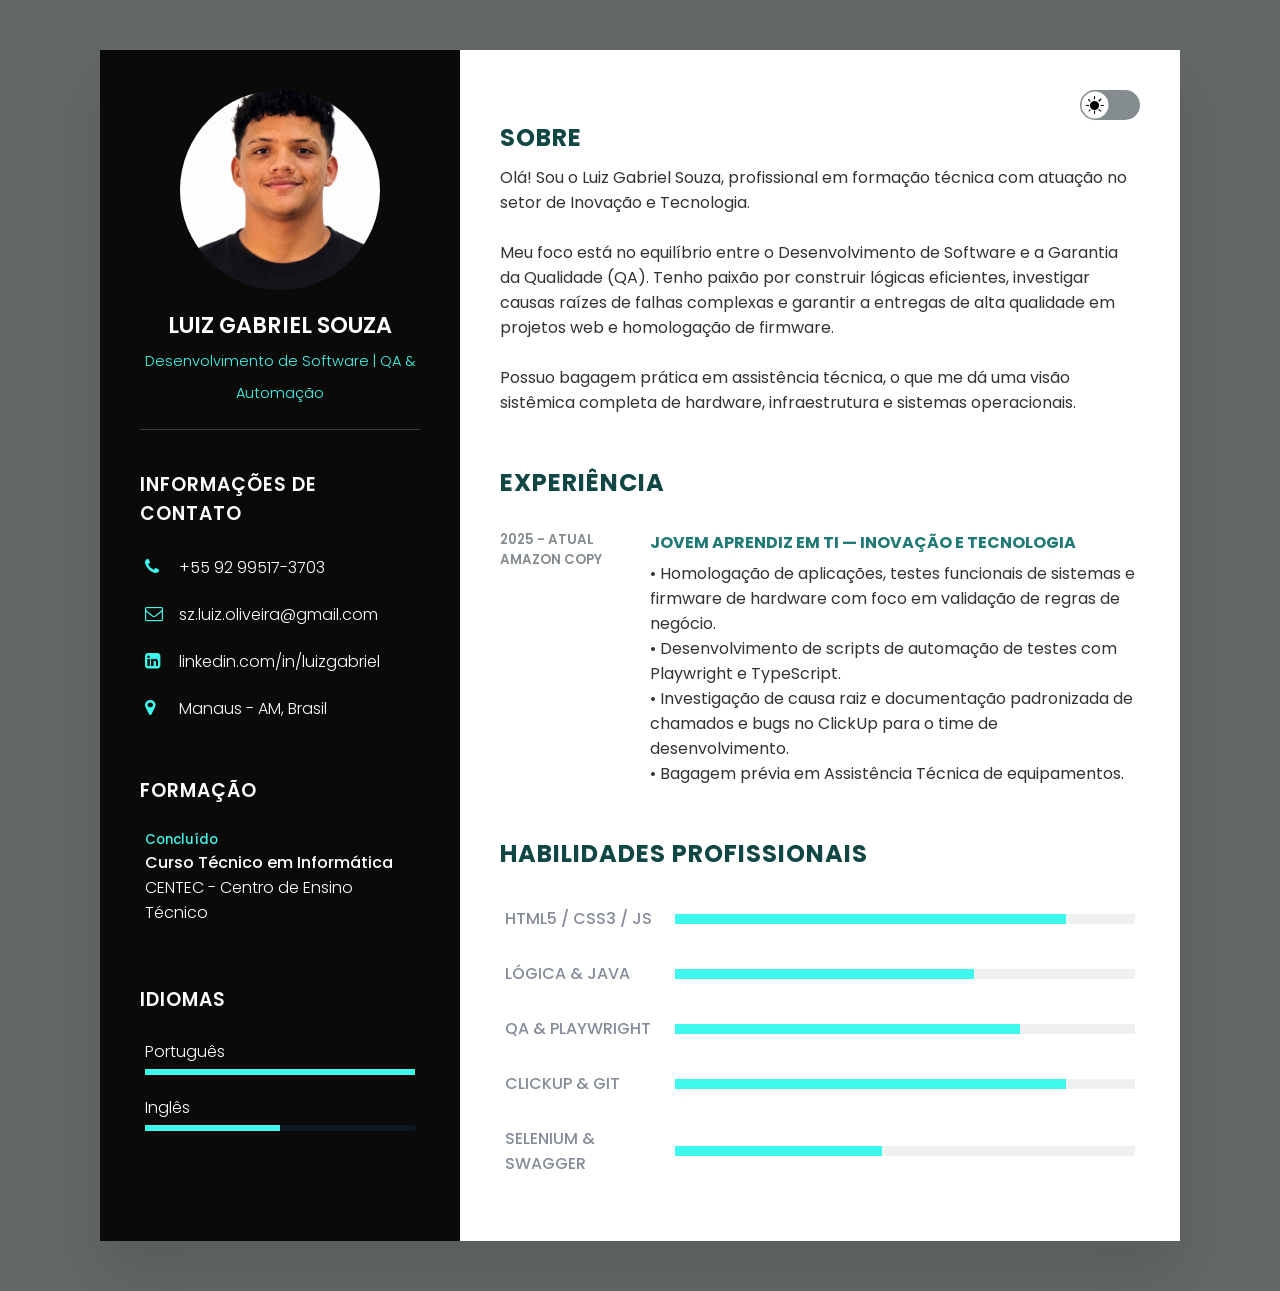
<file: curriculoInterativo/index.html>
<!DOCTYPE html>
<html lang="pt-BR">
<head>
    <meta charset="UTF-8">
    <meta name="viewport" content="width=device-width, initial-scale=1.0">
    <title>Currículo - Luiz Gabriel Souza</title>
    <link rel="stylesheet" href="https://cdnjs.cloudflare.com/ajax/libs/font-awesome/4.7.0/css/font-awesome.css" integrity="sha512-5A8nwdMOWrSz20fDsjczgUidUBR8liPYU+WymTZP1lmY9G6Oc7HlZv156XqnsgNUzTyMefFTcsFH/tnJE/+xBg==" crossorigin="anonymous" referrerpolicy="no-referrer" />
    <link rel="stylesheet" type="text/css" href="style.css">
    <link rel="stylesheet" href="https://cdn.jsdelivr.net/npm/bootstrap-icons@1.11.3/font/bootstrap-icons.min.css">
</head>
<body>
    <div class="container">
        <!-- COLUNA ESQUERDA -->
        <div class="left_side">
            <div class="profile_text">
                <div class="img_bx">
                    <img src="img/profile.jpg" alt="Foto de Perfil">
                </div>
                <h2>Luiz Gabriel Souza<br><span>Desenvolvimento de Software | QA & Automação</span></h2>
            </div>

            <div class="contact_info">
                <h3 class="title">Informações de Contato</h3>
                <ul>
                    <li>
                        <span class="icon"><i class="fa fa-phone" aria-hidden="true"></i></span>
                        <span class="text">+55 92 99517-3703</span>
                    </li>
                    <li>
    <span class="icon"><i class="fa fa-envelope-o" aria-hidden="true"></i></span>
    <a href="mailto:sz.luiz.oliveira@gmail.com" style="text-decoration: none;">
        <span class="text">sz.luiz.oliveira@gmail.com</span>
    </a>
</li>
                    <li>
                        <span class="icon"><i class="fa fa-linkedin-square" aria-hidden="true"></i></span>
                        <a href="https://www.linkedin.com/in/luiz-gabriel-souza/?lipi=urn%3Ali%3Apage%3Ap_mwlite_feed%3B6ENjsHZ0S4ChI1nBeE%2F96g%3D%3D" target="_blank"><span class="text">linkedin.com/in/luizgabriel</span></a>
                    </li>
                    <li>
                        <span class="icon"><i class="fa fa-map-marker" aria-hidden="true"></i></span>
                        <span class="text">Manaus - AM, Brasil</span>
                    </li>
                </ul>
            </div>

            <div class="contact_info education">
                <h3 class="title">Formação</h3>
                <ul>
                    <li>
                        <h5>Concluído</h5>
                        <h4>Curso Técnico em Informática</h4>
                        <h4>CENTEC - Centro de Ensino Técnico</h4>
                    </li>
                </ul>
            </div>

            <div class="contact_info language">
                <h3 class="title">Idiomas</h3>
                <ul>
                    <li>
                        <span class="text">Português</span>
                        <span class="percent">
                            <div style="width: 100%;"></div>
                        </span>
                    </li>
                    <li>
                        <span class="text">Inglês </span>
                        <span class="percent">
                            <div style="width: 50%;"></div>
                        </span>
                    </li>
                </ul>
            </div>
        </div>

        <!-- COLUNA DIREITA -->
        <div class="right_side">
            <div class="light-dark-mode">
                <div class="trilho" id="trilho">
                    <div class="indicador">
                        <i class="bi bi-brightness-high-fill" id="icone"></i>
                    </div>
                </div>
            </div>

            <div class="about">
                <h2 class="title2">Sobre</h2>
                <p>
                    Olá! Sou o Luiz Gabriel Souza, profissional em formação técnica com atuação no setor de Inovação e Tecnologia. 
                    <br><br>
                    Meu foco está no equilíbrio entre o Desenvolvimento de Software e a Garantia da Qualidade (QA). Tenho paixão por construir lógicas eficientes, investigar causas raízes de falhas complexas e garantir a entregas de alta qualidade em projetos web e homologação de firmware.
                    <br><br>
                    Possuo bagagem prática em assistência técnica, o que me dá uma visão sistêmica completa de hardware, infraestrutura e sistemas operacionais.
                </p>
            </div>

            <div class="about">
                <h2 class="title2">Experiência</h2>
                <div class="box">
                    <div class="year_company">
                        <h5>2025 - Atual</h5>
                        <h5>Amazon Copy</h5>
                    </div>
                    <div class="text">
                        <h4>Jovem Aprendiz em TI — Inovação e Tecnologia</h4>
                        <p>
                            • Homologação de aplicações, testes funcionais de sistemas e firmware de hardware com foco em validação de regras de negócio.<br>
                            • Desenvolvimento de scripts de automação de testes com Playwright e TypeScript.<br>
                            • Investigação de causa raiz e documentação padronizada de chamados e bugs no ClickUp para o time de desenvolvimento.<br>
                            • Bagagem prévia em Assistência Técnica de equipamentos.
                        </p>
                    </div>
                </div>
            </div>

            <div class="about skills">
                <h2 class="title2">Habilidades Profissionais</h2>
                <div class="box">
                    <h4>HTML5 / CSS3 / JS</h4>
                    <div class="percent">
                        <div style="width: 85%;"></div>
                    </div>
                </div>
                <div class="box">
                    <h4>Lógica & Java</h4>
                    <div class="percent">
                        <div style="width: 65%;"></div>
                    </div>
                </div>
                <div class="box">
                    <h4>QA & Playwright</h4>
                    <div class="percent">
                        <div style="width: 75%;"></div>
                    </div>
                </div>
                <div class="box">
                    <h4>ClickUp & Git</h4>
                    <div class="percent">
                        <div style="width: 85%;"></div>
                    </div>
                    </div>
                    <div class="box">
                    <h4>Selenium & Swagger</h4>
                    <div class="percent">
                        <div style="width: 45%;"></div>
                    </div>
                </div>
            </div>
        </div>
    

    <script src="script.js"></script>
</body>
</html>
</file>
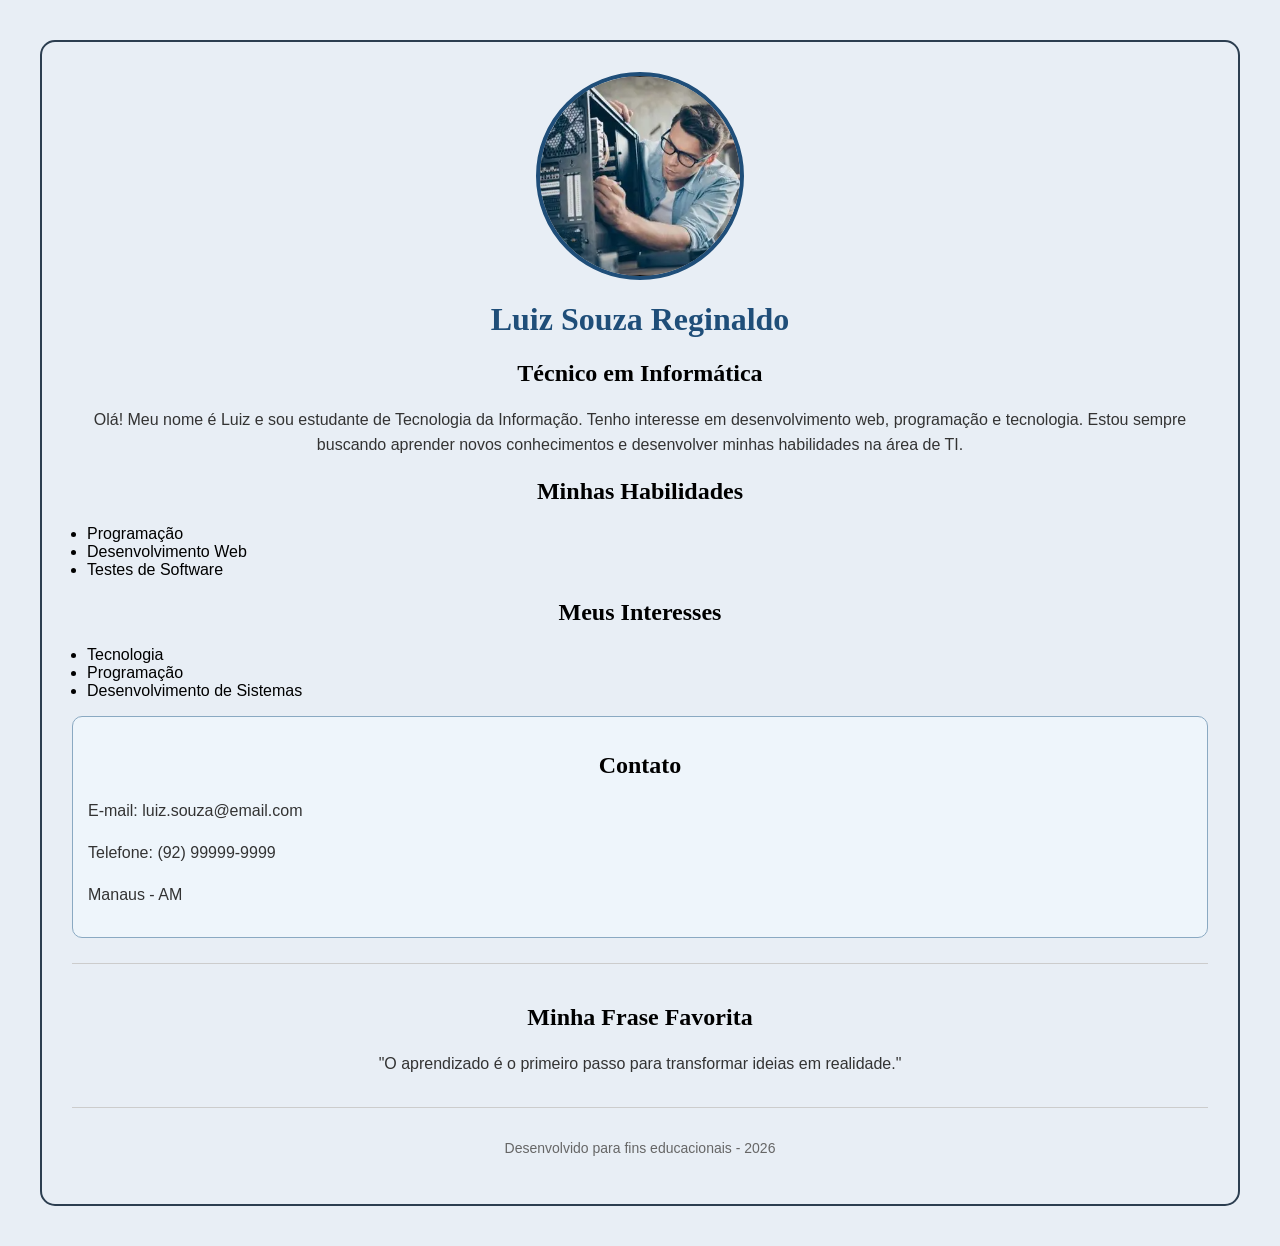
<file: TestandoCSS/projeto-cartao/index.html>
<!--Luiz Gabriel/Homar Bezerra/TINI/02-->


<!DOCTYPE html>
<html lang="pt-BR">

<head>
    <meta charset="UTF-8">

    <meta name="viewport" content="width=device-width, initial-scale=1.0">

    <title>Cartão de Apresentação</title>

    <!-- CSS EXTERNO -->
    <link rel="stylesheet" href="style.css">

    <!-- CSS INTERNO -->
    <style>
        /* Regra CSS interna para destacar a apresentação */
        .apresentacao {
            text-align: center;
        }
    </style>
</head>

<body>

    <div class="card">

        <header>

            <img src="img/tei.png" width="300" alt="Foto de apresentação pessoal">

            <h1 class="nome">Luiz Souza Reginaldo</h1>

            <h2>Técnico em Informática</h2>

            <p class="apresentacao">
                Olá! Meu nome é Luiz e sou estudante de Tecnologia da Informação.
                Tenho interesse em desenvolvimento web, programação e tecnologia.
                Estou sempre buscando aprender novos conhecimentos e desenvolver
                minhas habilidades na área de TI.
            </p>

        </header>


        <main>

            <section>

                <h2>Minhas Habilidades</h2>

                <ul>

                    <li>Programação</li>

                    <li>Desenvolvimento Web</li>

                    <li>Testes de Software</li>

                </ul>

            </section>


            <section>

                <h2>Meus Interesses</h2>

                <ul>

                    <li>Tecnologia</li>

                    <li>Programação</li>

                    <li>Desenvolvimento de Sistemas</li>

                </ul>

            </section>


            <section id="contato">

                <h2>Contato</h2>

                <p>E-mail: luiz.souza@email.com</p>

                <p>Telefone: (92) 99999-9999</p>

                <p>Manaus - AM</p>

            </section>


            <section>

                <h2>Minha Frase Favorita</h2>

                <p style="text-align: center;">
                    "O aprendizado é o primeiro passo para transformar ideias em realidade."
                </p>

            </section>

        </main>


        <footer>

            <p>
                Desenvolvido para fins educacionais - 2026
            </p>

        </footer>

    </div>

</body>

</html>
</file>
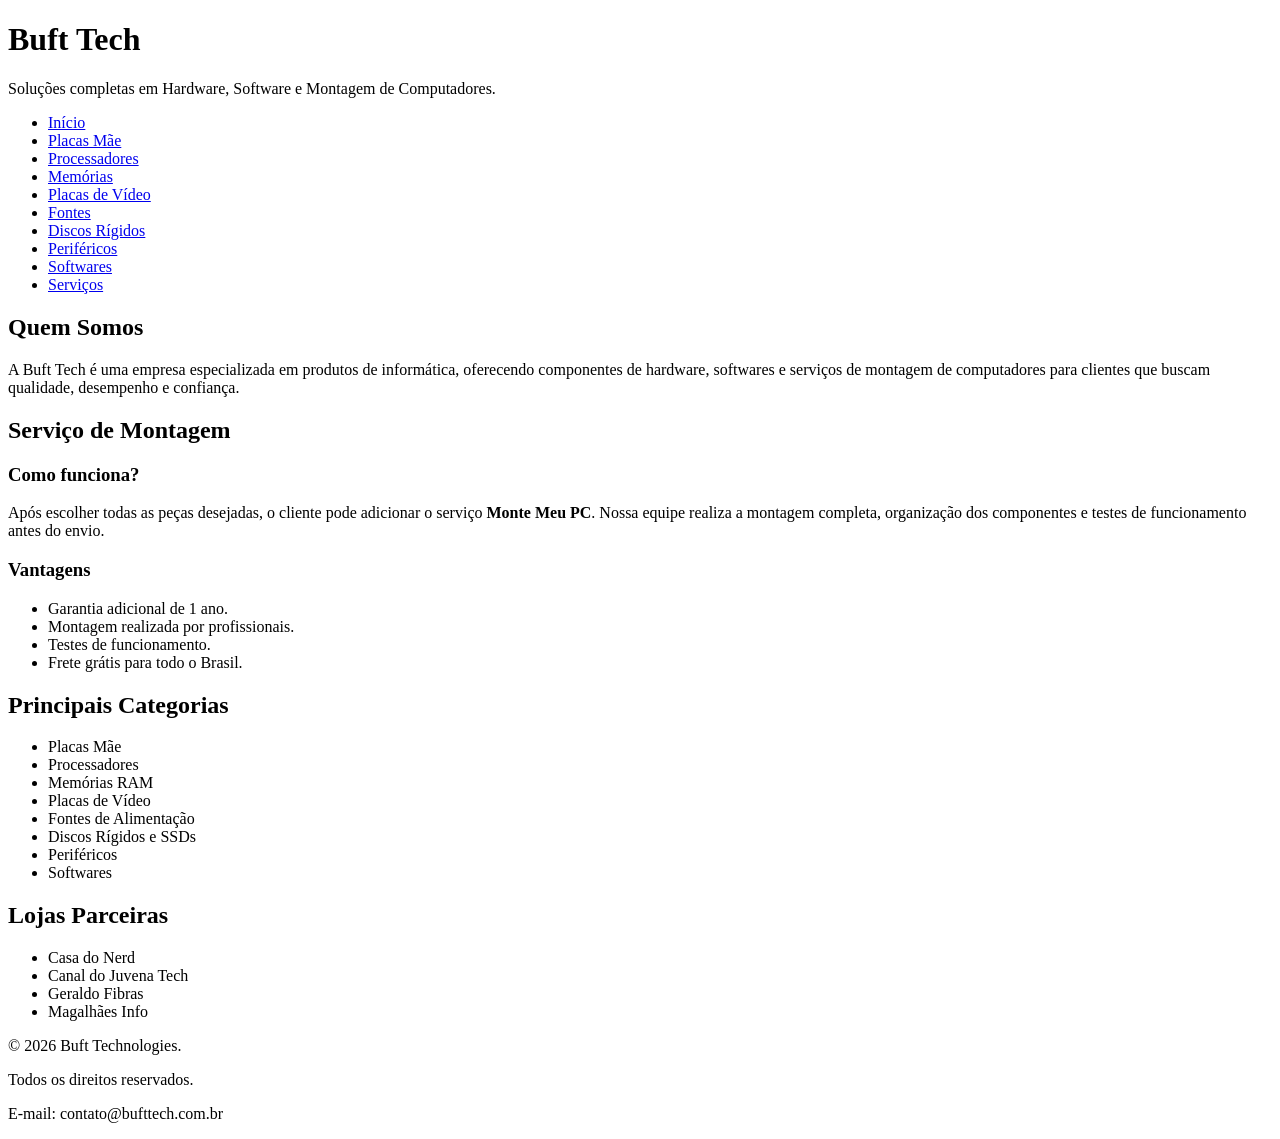
<file: buftTechnoligcs/buftTech.html>
<!DOCTYPE html>
<html lang="pt-BR">

<head>
    <!-- Configurações da página -->
    <meta charset="UTF-8">
    <meta name="viewport" content="width=device-width, initial-scale=1.0">

    <title>Buft Tech</title>
</head>

<body>

    <!-- Cabeçalho -->
    <header>

        <h1>Buft Tech</h1>

        <p>
            Soluções completas em Hardware, Software e Montagem de Computadores.
        </p>

    </header>

    <!-- Menu de Navegação -->
    <nav>

        <ul>
            <li><a href="#">Início</a></li>
            <li><a href="#">Placas Mãe</a></li>
            <li><a href="#">Processadores</a></li>
            <li><a href="#">Memórias</a></li>
            <li><a href="#">Placas de Vídeo</a></li>
            <li><a href="#">Fontes</a></li>
            <li><a href="#">Discos Rígidos</a></li>
            <li><a href="#">Periféricos</a></li>
            <li><a href="#">Softwares</a></li>
            <li><a href="#">Serviços</a></li>
        </ul>

    </nav>

    <!-- Conteúdo Principal -->
    <main>

        <!-- Apresentação da Empresa -->
        <section>

            <h2>Quem Somos</h2>

            <p>
                A Buft Tech é uma empresa especializada em produtos de informática,
                oferecendo componentes de hardware, softwares e serviços de montagem
                de computadores para clientes que buscam qualidade, desempenho e
                confiança.
            </p>

        </section>

        <!-- Serviços -->
        <section>

            <h2>Serviço de Montagem</h2>

            <article>

                <h3>Como funciona?</h3>

                <p>
                    Após escolher todas as peças desejadas, o cliente pode adicionar
                    o serviço <strong>Monte Meu PC</strong>. Nossa equipe realiza a
                    montagem completa, organização dos componentes e testes de
                    funcionamento antes do envio.
                </p>

            </article>

            <article>

                <h3>Vantagens</h3>

                <ul>
                    <li>Garantia adicional de 1 ano.</li>
                    <li>Montagem realizada por profissionais.</li>
                    <li>Testes de funcionamento.</li>
                    <li>Frete grátis para todo o Brasil.</li>
                </ul>

            </article>

        </section>

        <!-- Produtos -->
        <section>

            <h2>Principais Categorias</h2>

            <ul>
                <li>Placas Mãe</li>
                <li>Processadores</li>
                <li>Memórias RAM</li>
                <li>Placas de Vídeo</li>
                <li>Fontes de Alimentação</li>
                <li>Discos Rígidos e SSDs</li>
                <li>Periféricos</li>
                <li>Softwares</li>
            </ul>

        </section>

    </main>

    <!-- Informações Complementares -->
    <aside>

        <h2>Lojas Parceiras</h2>

        <ul>
            <li>Casa do Nerd</li>
            <li>Canal do Juvena Tech</li>
            <li>Geraldo Fibras</li>
            <li>Magalhães Info</li>
        </ul>

    </aside>

    <!-- Rodapé -->
    <footer>

        <p>&copy; 2026 Buft Technologies.</p>

        <p>Todos os direitos reservados.</p>

        <p>E-mail: contato@bufttech.com.br</p>

    </footer>

</body>

</html>
</file>
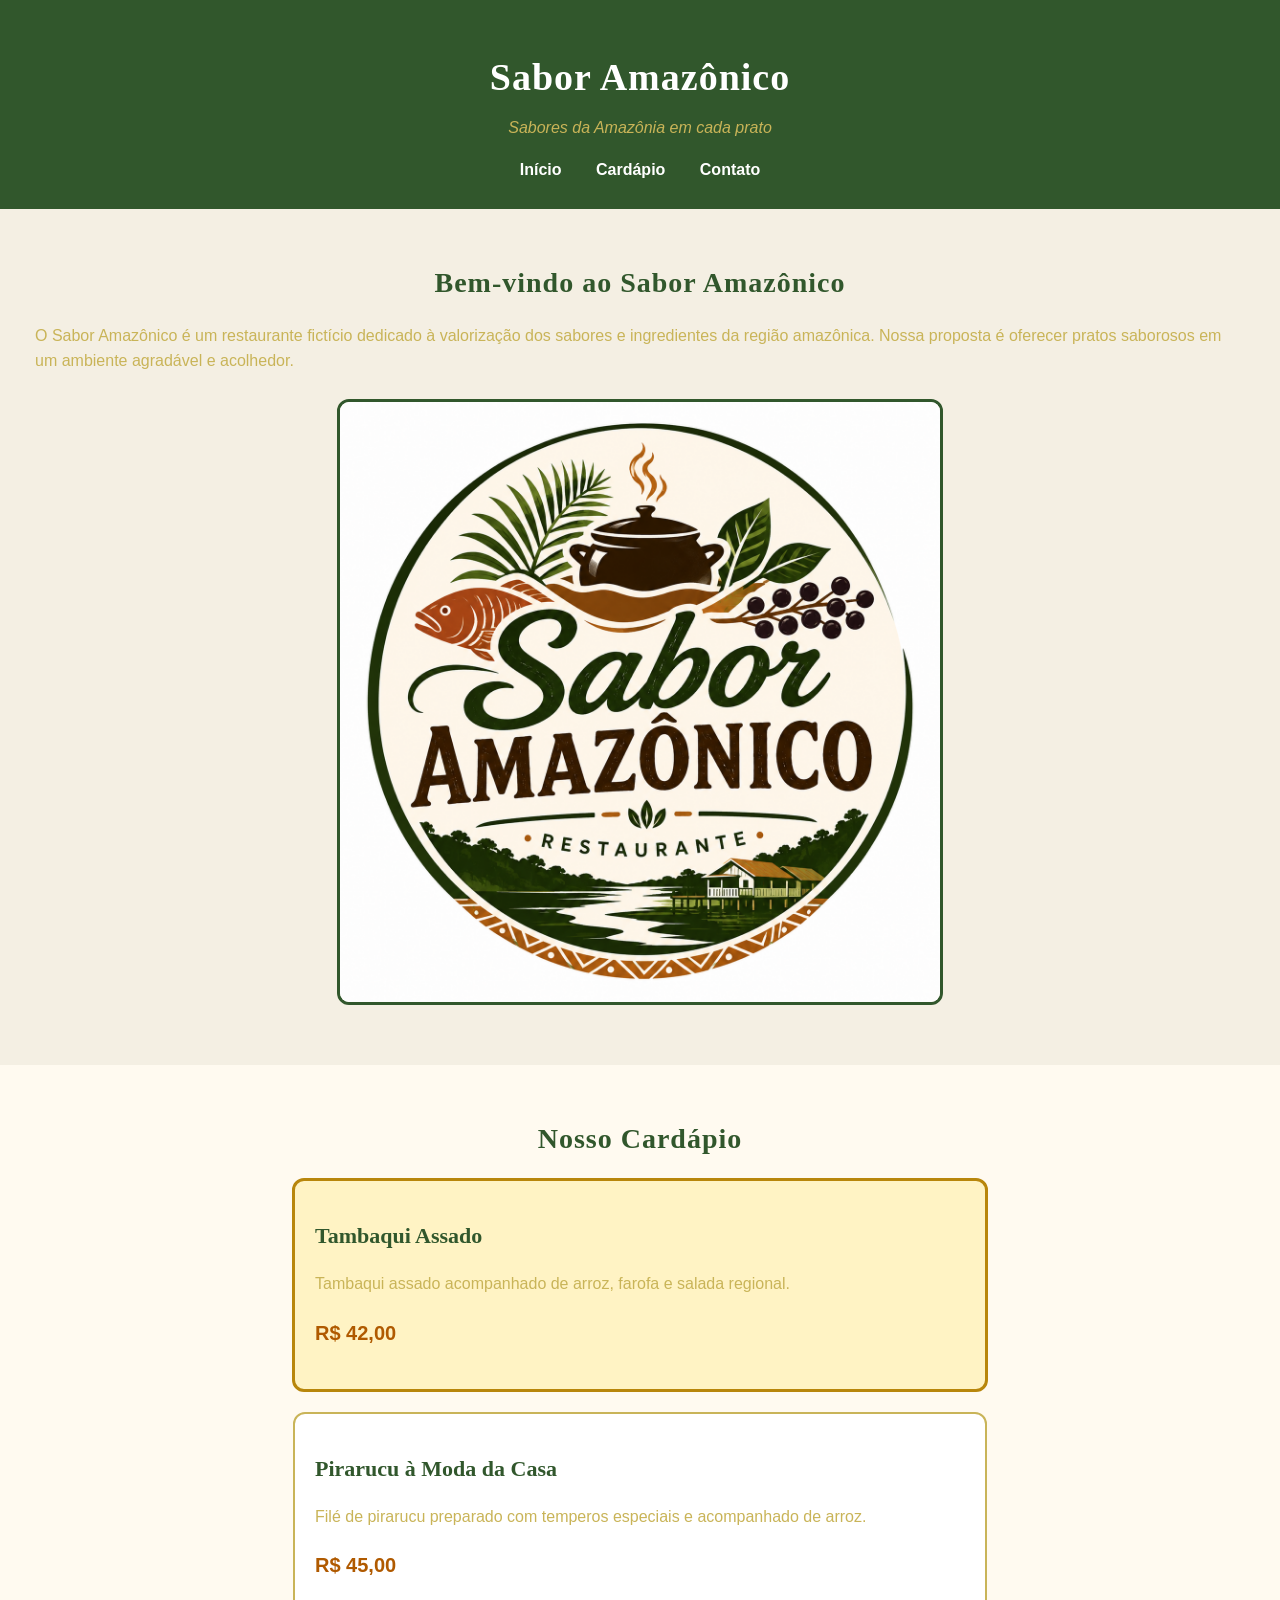
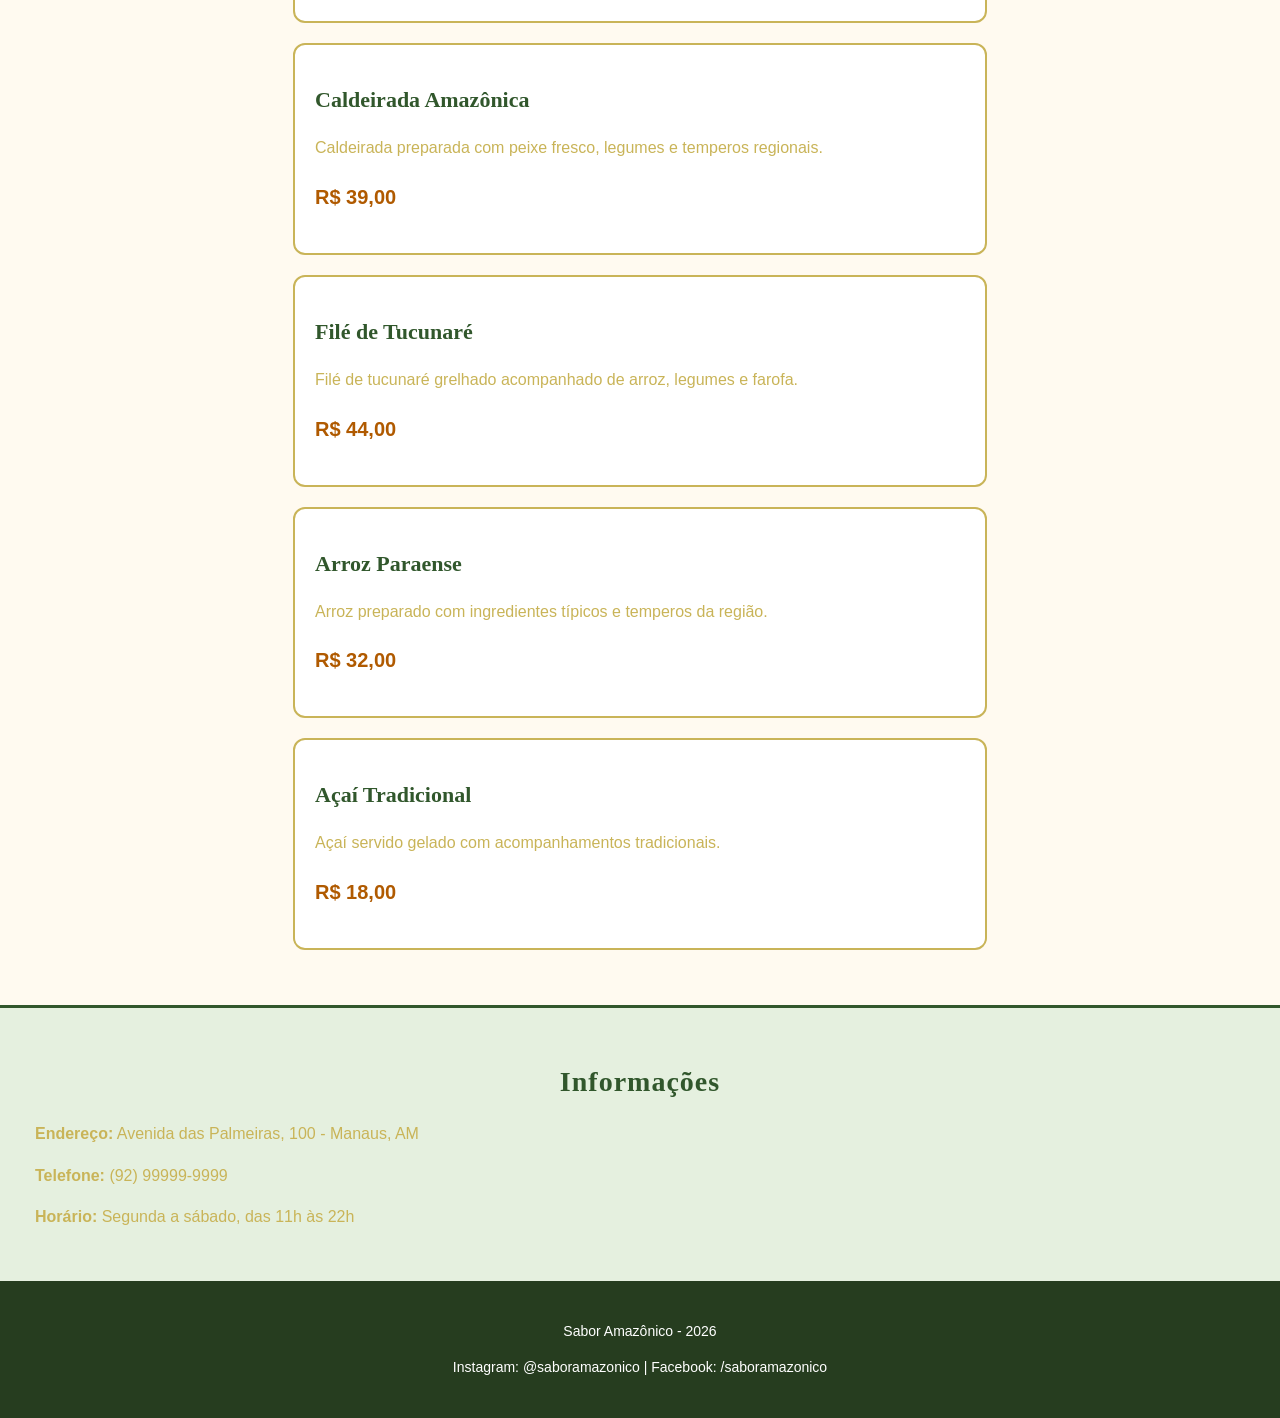
<file: TestandoCSS/projeto-restaurante/restaurante.html>
<!DOCTYPE html>
<html lang="pt-BR">

<head>

    <meta charset="UTF-8">

    <meta name="viewport" content="width=device-width, initial-scale=1.0">

    <title>Sabor Amazônico | Restaurante</title>

    <!-- CSS EXTERNO -->
    <link rel="stylesheet" href="style.css">

    <!-- CSS INTERNO -->
    <style>

        /* Regra interna para destacar o slogan */
        .slogan {
            text-align: center;
            font-style: italic;
        }

    </style>

</head>

<body>

    <!-- CABEÇALHO -->
    <header>

        <h1>Sabor Amazônico</h1>

        <p class="slogan">
            Sabores da Amazônia em cada prato
        </p>


        <!-- MENU DE NAVEGAÇÃO -->
        <nav class="menu">

            <a href="#inicio">Início</a>

            <a href="#cardapio">Cardápio</a>

            <a href="#contato">Contato</a>

        </nav>

    </header>


    <!-- CONTEÚDO PRINCIPAL -->
    <main>

        <!-- SEÇÃO PRINCIPAL -->
        <section id="inicio">

            <h2>Bem-vindo ao Sabor Amazônico</h2>

            <p>
                O Sabor Amazônico é um restaurante fictício dedicado
                à valorização dos sabores e ingredientes da região amazônica.
                Nossa proposta é oferecer pratos saborosos em um ambiente
                agradável e acolhedor.
            </p>

            <img
                src="img/restaurante.png"
                alt="Imagem representativa do restaurante">

        </section>


        <!-- CARDÁPIO -->
        <section id="cardapio">

            <h2>Nosso Cardápio</h2>


            <!-- PRATO 1 -->
            <article class="prato destaque">

                <h3>Tambaqui Assado</h3>

                <p>
                    Tambaqui assado acompanhado de arroz,
                    farofa e salada regional.
                </p>

                <p class="preco">
                    R$ 42,00
                </p>

            </article>


            <!-- PRATO 2 -->
            <article class="prato">

                <h3>Pirarucu à Moda da Casa</h3>

                <p>
                    Filé de pirarucu preparado com temperos
                    especiais e acompanhado de arroz.
                </p>

                <p class="preco">
                    R$ 45,00
                </p>

            </article>


            <!-- PRATO 3 -->
            <article class="prato">

                <h3>Caldeirada Amazônica</h3>

                <p>
                    Caldeirada preparada com peixe fresco,
                    legumes e temperos regionais.
                </p>

                <p class="preco">
                    R$ 39,00
                </p>

            </article>


            <!-- PRATO 4 -->
            <article class="prato">

                <h3>Filé de Tucunaré</h3>

                <p>
                    Filé de tucunaré grelhado acompanhado
                    de arroz, legumes e farofa.
                </p>

                <p class="preco">
                    R$ 44,00
                </p>

            </article>


            <!-- PRATO 5 -->
            <article class="prato">

                <h3>Arroz Paraense</h3>

                <p>
                    Arroz preparado com ingredientes
                    típicos e temperos da região.
                </p>

                <p class="preco">
                    R$ 32,00
                </p>

            </article>


            <!-- PRATO 6 -->
            <article class="prato">

                <h3>Açaí Tradicional</h3>

                <p>
                    Açaí servido gelado com acompanhamentos
                    tradicionais.
                </p>

                <p class="preco">
                    R$ 18,00
                </p>

            </article>

        </section>


        <!-- INFORMAÇÕES DE CONTATO -->
        <section id="contato">

            <h2>Informações</h2>

            <p>
                <strong>Endereço:</strong>
                Avenida das Palmeiras, 100 - Manaus, AM
            </p>

            <p>
                <strong>Telefone:</strong>
                (92) 99999-9999
            </p>

            <p>
                <strong>Horário:</strong>
                Segunda a sábado, das 11h às 22h
            </p>

        </section>

    </main>


    <!-- RODAPÉ -->
    <footer>

        <p>
            Sabor Amazônico - 2026
        </p>

        <p>
            Instagram: @saboramazonico
            |
            Facebook: /saboramazonico
        </p>

    </footer>

</body>

</html>
</file>
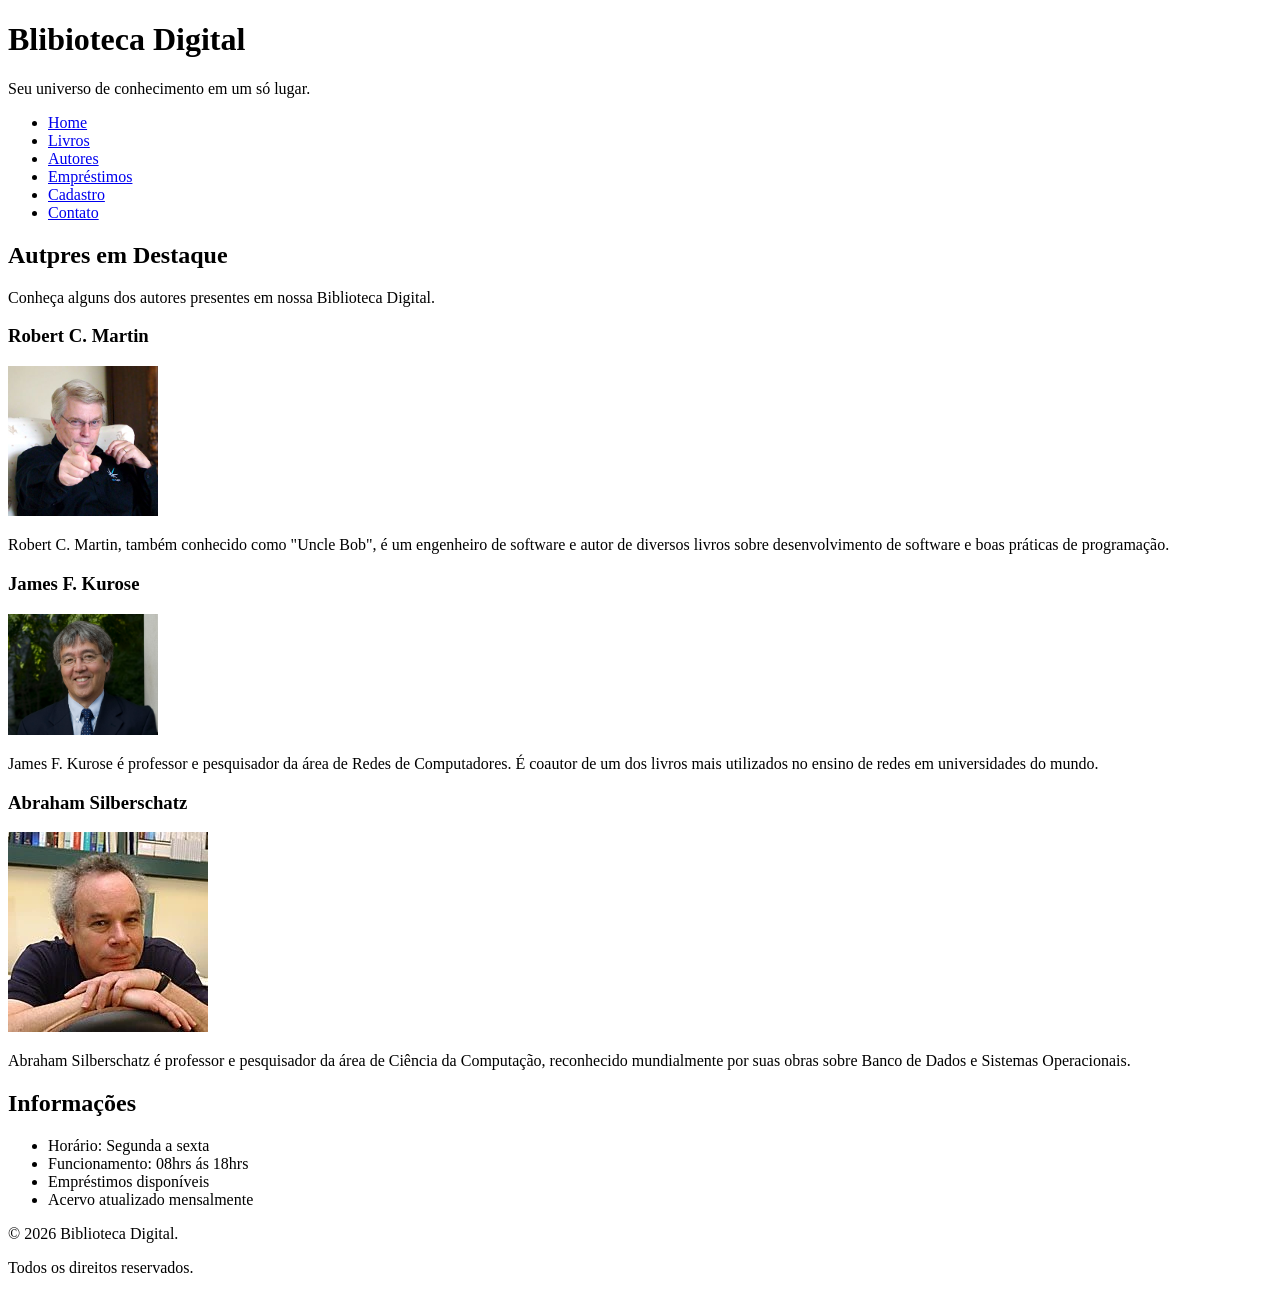
<file: blibiotecaDigital/blibiotecaDigital/blibiotecaDigital/autores.html>
<!--Luiz Gabriel/Pietro Dutra/Homar Bezerra - TINI02/25-->
<!DOCTYPE html>
<lang lang="pt-BR">

<head>

    <meta charset="UTF-8">
    <meta name="viewport" content="width=device-width, initial-scale=1.0">

    <title>Autores | Biblioteca Digital</title>

</head>

<!-- Cabeçalho -->
<header>

      <h1>Blibioteca Digital</h1>
    <p>Seu universo de conhecimento em um só lugar.</p>

</header>

<!-- Menu de Navegação -->

<nav>

    <ul>

        <li><a href="index.html">Home</a></li>

        <li><a href="livros.html">Livros</a></li>

        <li><a href="autores.html">Autores</a></li>

        <li><a href="emprestimos.html">Empréstimos</a></li>

        <li><a href="cadastro.html">Cadastro</a></li>

        <li><a href="contato.html">Contato</a></li>

    </ul>
</nav>

     <!--Autores dos livros-->
     
   <main>
    
    <section>

        <h2>Autpres em Destaque</h2>
        <p>
            Conheça alguns dos autores presentes em nossa Biblioteca Digital.
        </p>

        <article>

            <h3>Robert C. Martin</h3>

            <img src="imgP/robert-c-martin.jpg" alt="Foto de Robert C. Martin" width="150">

            <p> Robert C. Martin, também conhecido como "Uncle Bob",
        é um engenheiro de software e autor de diversos livros
        sobre desenvolvimento de software e boas práticas de programação.
    </p>
        
    </article>

    <article>

        <h3>James F. Kurose</h3>

        <img src="imgP/jim_kurose.jpg" alt="Foto do James F. Kurose" width="150">

        <p>
            James F. Kurose é professor e pesquisador da área de Redes de Computadores. É coautor de um dos livros mais utilizados no ensino de redes em universidades do mundo.
        </p>

    </article>

    <article>

        <h3>Abraham Silberschatz</h3>

        <img src="imgP/abraham-silberschatz.webp" alt="Foto do Abraham Silberschatz">

        <p>
          Abraham Silberschatz é professor e pesquisador da área de Ciência da Computação, reconhecido mundialmente por suas obras sobre Banco de Dados e Sistemas Operacionais.  
        </p>

    </article>

    </section>
   </main>   

<!--Complementos-->

 <aside>

    <h2>Informações</h2>

<ul>

 <li>Horário: Segunda a sexta</li>
<li>Funcionamento: 08hrs ás 18hrs</li>
<li>Empréstimos disponíveis</li>
<li>Acervo atualizado mensalmente</li>

</ul>

</aside>

 <!--Rodapé do site-->

 <footer>

    <p>&copy; 2026 Biblioteca Digital.</p>
    <p>Todos os direitos reservados.</p>

</footer>

<html>
<body>



</body>

</html>
</file>
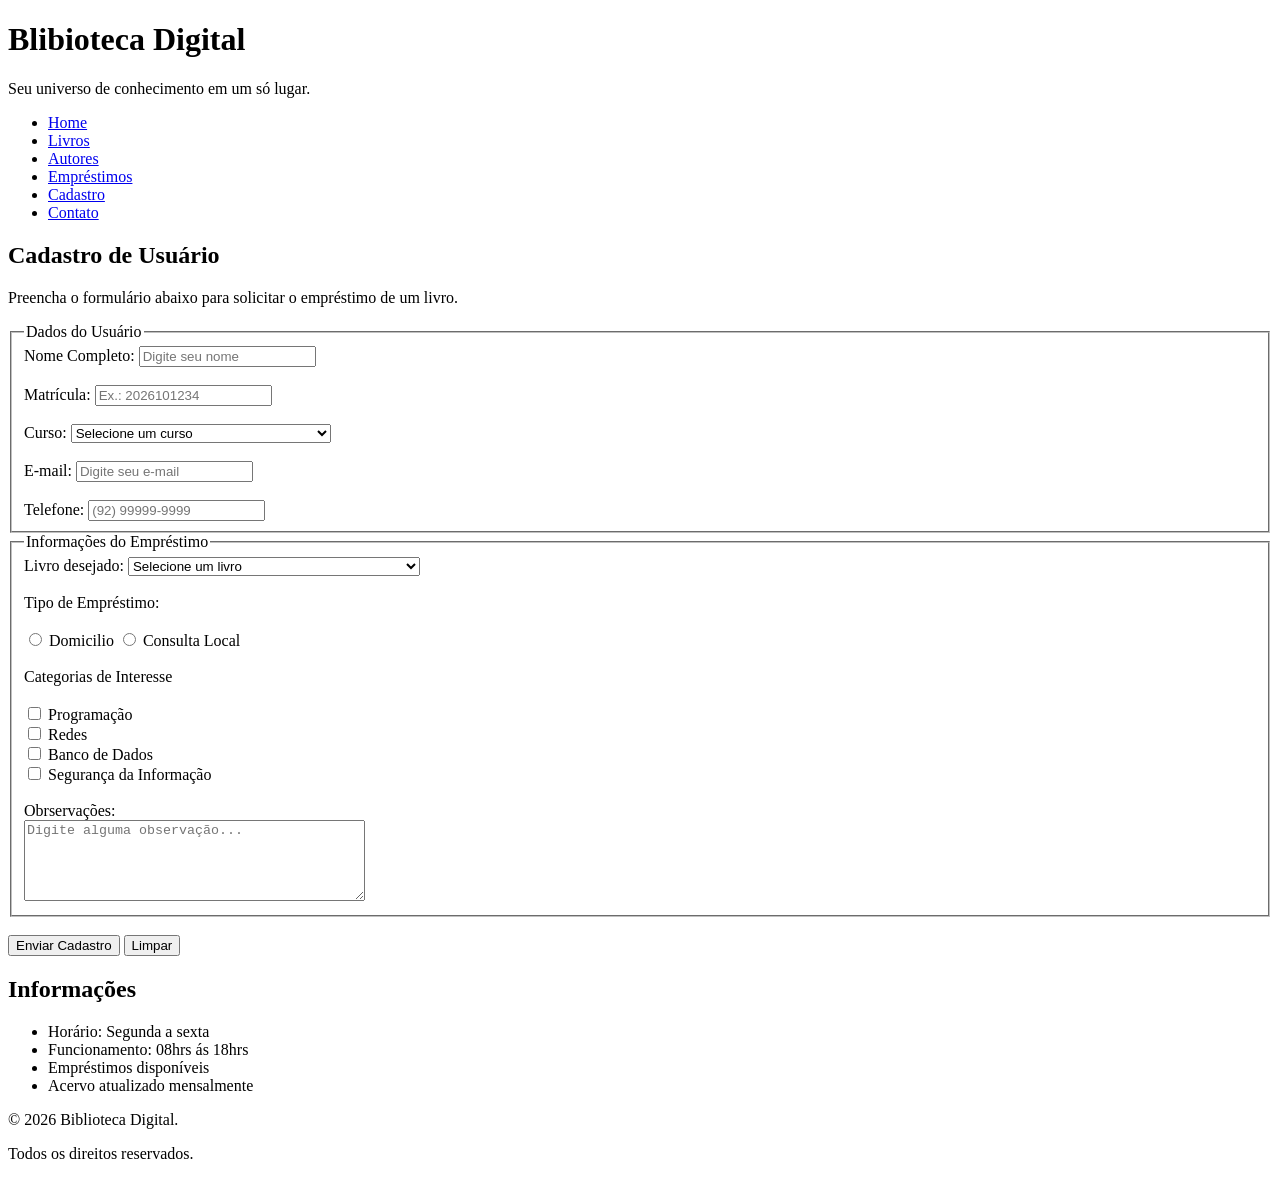
<file: blibiotecaDigital/blibiotecaDigital/blibiotecaDigital/cadastro.html>
<!--Luiz Gabriel/Pietro Dutra/Homar Bezerra - TINI02/25-->
<!DOCTYPE html>
<lang lang="pt-BR">

<head>

    <meta charset="UTF-8">
    <meta name="viewport" content="width=device-width, initial-scale=1.0">

    <title>Cadastro | Biblioteca Digital</title>

</head>

<!-- Cabeçalho -->
<header>

      <h1>Blibioteca Digital</h1>
    <p>Seu universo de conhecimento em um só lugar.</p>

</header>

<!-- Menu de Navegação -->

<nav>

    <ul>

        <li><a href="index.html">Home</a></li>

        <li><a href="livros.html">Livros</a></li>

        <li><a href="autores.html">Autores</a></li>

        <li><a href="emprestimos.html">Empréstimos</a></li>

        <li><a href="cadastro.html">Cadastro</a></li>

        <li><a href="contato.html">Contato</a></li>

    </ul>
</nav>

     <!--Cadastro dos usuarios-->

   <main>
    
    <section>

        <h2>Cadastro de Usuário</h2>
        <p>
             Preencha o formulário abaixo para solicitar o empréstimo de um livro.
        </p>

        <form>
            <fieldset>

                <legend>Dados do Usuário</legend>

                <label for="nome"> Nome Completo: </label>
                <input
                id="nome"
                type="text"
                name="nome"
                placeholder="Digite seu nome"
                />

                <br /><br />

                <label for="matricula">Matrícula: </label>
                <input type="text" id="matricula" name="matricula" placeholder="Ex.: 2026101234">
                
                <br /><br />

                <label for="curso">Curso: </label>
                <select id="curso" name="curso">
                    
                    <option>Selecione um curso</option>
                    <option>Técnico em Informática</option>
                    <option>Análise e Desenvolvimento de Sistemas</option>
                    <option>Ciência da Computação</option>
                    <option>Engenharia de Software</option>

</select>

                    <br /><br />

                    <label for="email">E-mail: </label>
                    <input 
                    type="email"
                    id="email"
                    name="email"
                    placeholder="Digite seu e-mail">

                    <br /><br />

                    <label for="telefone">Telefone: </label>
                    <input
                    type="tel"
                    id="telefone"
                    name="telefone"
                    placeholder="(92) 99999-9999">
</fieldset>

<!--Informações para solicitar o empréstimo dos livros-->

<fieldset>

    <legend>Informações do Empréstimo</legend>

    <label for="livro">Livro desejado:</label>

<select id="livro" name="livro">

    <option>Selecione um livro</option>

    <option>Clean Code</option>

    <option>Computer Networking: A Top-Down Approach</option>

    <option>Database System Concepts</option>

</select>
<br><br/>

    <label>Tipo de Empréstimo:</label>
    <br><br/>

    <input type="radio" id="domicilio" name="emprestimo" value="domicilio">
    <label for="domicilio">Domicilio</label>
    <input type="radio" id="local" name="emprestimo" value="domicilio">
    <label for="local">Consulta Local</label>

    <br><br/>

    <label>Categorias de Interesse</label>
    <br><br/>
    <input type="checkbox" id="programação" name="categoria" value="Programmção">
    <label for="programacao">Programação</label>

<br>

<input type="checkbox" id="redes" name="categoria" value="Redes">
<label for="redes">Redes</label>

<br>

<input type="checkbox" id="bancodados" name="categoria" value="Banco de Dados">
<label for="bancodados">Banco de Dados</label>

<br>

<input type="checkbox" id="seguranca" name="categoria" value="Segurança da Informação">
<label for="seguranca">Segurança da Informação</label>
<br><br/>

<label for="observações">Obrservações: </label>
<br>

<textarea
      id="observações"
      name="observações"
      rows="5"
      cols="40"
      placeholder="Digite alguma observação..."></textarea>

</fieldset>

 <br>

 <button type="submit">Enviar Cadastro</button>
 <button type="reset">Limpar</button>

        </form>

    </section>
   </main>   

<!--Complementos-->

 <aside>

    <h2>Informações</h2>

<ul>

 <li>Horário: Segunda a sexta</li>
<li>Funcionamento: 08hrs ás 18hrs</li>
<li>Empréstimos disponíveis</li>
<li>Acervo atualizado mensalmente</li>

</ul>

</aside>

 <!--Rodapé do site-->

 <footer>

    <p>&copy; 2026 Biblioteca Digital.</p>
    <p>Todos os direitos reservados.</p>

</footer>

<html>
<body>



</body>

</html>
</file>
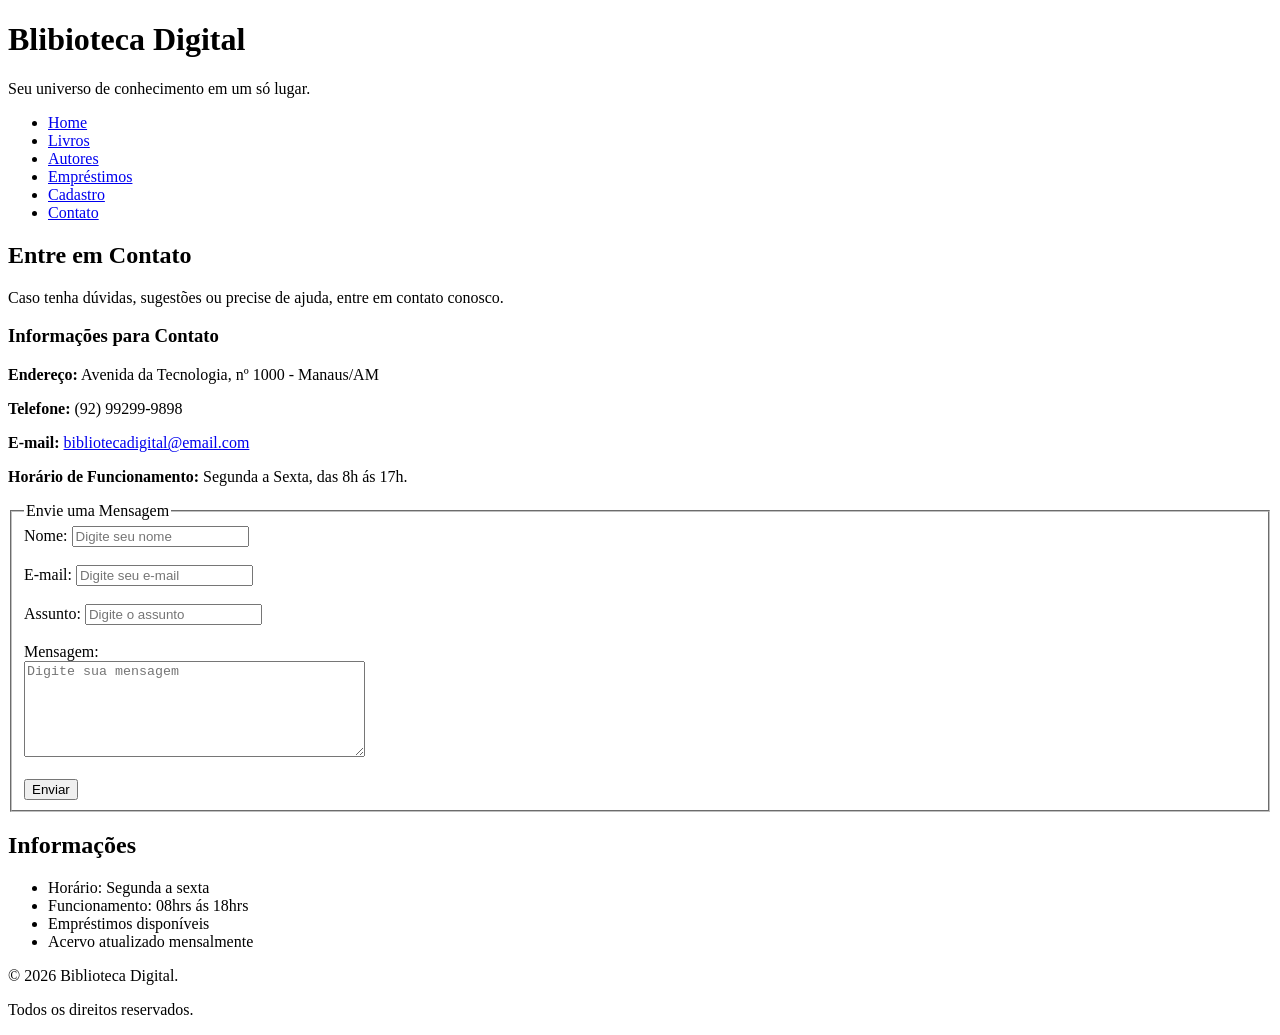
<file: blibiotecaDigital/blibiotecaDigital/blibiotecaDigital/contato.html>
<!--Luiz Gabriel/Pietro Dutra/Homar Bezerra - TINI02/25-->
<!DOCTYPE html>
<lang lang="pt-BR">

<head>

    <meta charset="UTF-8">
    <meta name="viewport" content="width=device-width, initial-scale=1.0">

    <title>Contato | Biblioteca Digital</title>

</head>

<!-- Cabeçalho -->
<header>

      <h1>Blibioteca Digital</h1>
    <p>Seu universo de conhecimento em um só lugar.</p>

</header>

<!-- Menu de Navegação -->

<nav>

    <ul>

        <li><a href="index.html">Home</a></li>

        <li><a href="livros.html">Livros</a></li>

        <li><a href="autores.html">Autores</a></li>

        <li><a href="emprestimos.html">Empréstimos</a></li>

        <li><a href="cadastro.html">Cadastro</a></li>

        <li><a href="contato.html">Contato</a></li>

    </ul>
</nav>
     <!--Contato-->
   <main>
    
    <section>

        <h2>Entre em Contato</h2>
        <p>
            Caso tenha dúvidas, sugestões ou precise de ajuda, entre em contato conosco.
        </p>

        <h3>Informações para Contato</h3>

        <p>
            <strong>Endereço:</strong> Avenida da Tecnologia, nº 1000 - Manaus/AM
        </p>
        <P>
            <strong>Telefone:</strong> (92) 99299-9898
        </P>
        <p>
            <strong>E-mail:</strong>
            <a href="mailto:bibliotecadigital@gmail.com">
                bibliotecadigital@email.com
            </a>
        </p>
        <p>
            <strong>Horário de Funcionamento: </strong>
            Segunda a Sexta, das 8h ás 17h.
        </p>

        <form>

    <fieldset>

        <legend>Envie uma Mensagem</legend>

        <label for="nome">Nome:</label>
<input type="text" id="nome" name="nome" placeholder="Digite seu nome">

<br><br>

<label for="email">E-mail:</label>
<input type="email" id="email" name="email" placeholder="Digite seu e-mail">

<br><br>

<label for="assunto">Assunto:</label>
<input type="text" id="assunto" name="assunto" placeholder="Digite o assunto">

<br><br>

<label for="mensagem">Mensagem:</label>

<br>

<textarea
    id="mensagem"
    name="mensagem"
    rows="6"
    cols="40"
    placeholder="Digite sua mensagem"></textarea>

<br><br>

<button type="submit">Enviar</button>

    </fieldset>

</form>

    </section>
   </main>   

<!--Complementos-->

 <aside>

    <h2>Informações</h2>

<ul>

 <li>Horário: Segunda a sexta</li>
<li>Funcionamento: 08hrs ás 18hrs</li>
<li>Empréstimos disponíveis</li>
<li>Acervo atualizado mensalmente</li>

</ul>

</aside>

 <!--Rodapé do site-->

 <footer>

    <p>&copy; 2026 Biblioteca Digital.</p>
    <p>Todos os direitos reservados.</p>

</footer>

<html>
<body>



</body>

</html>
</file>
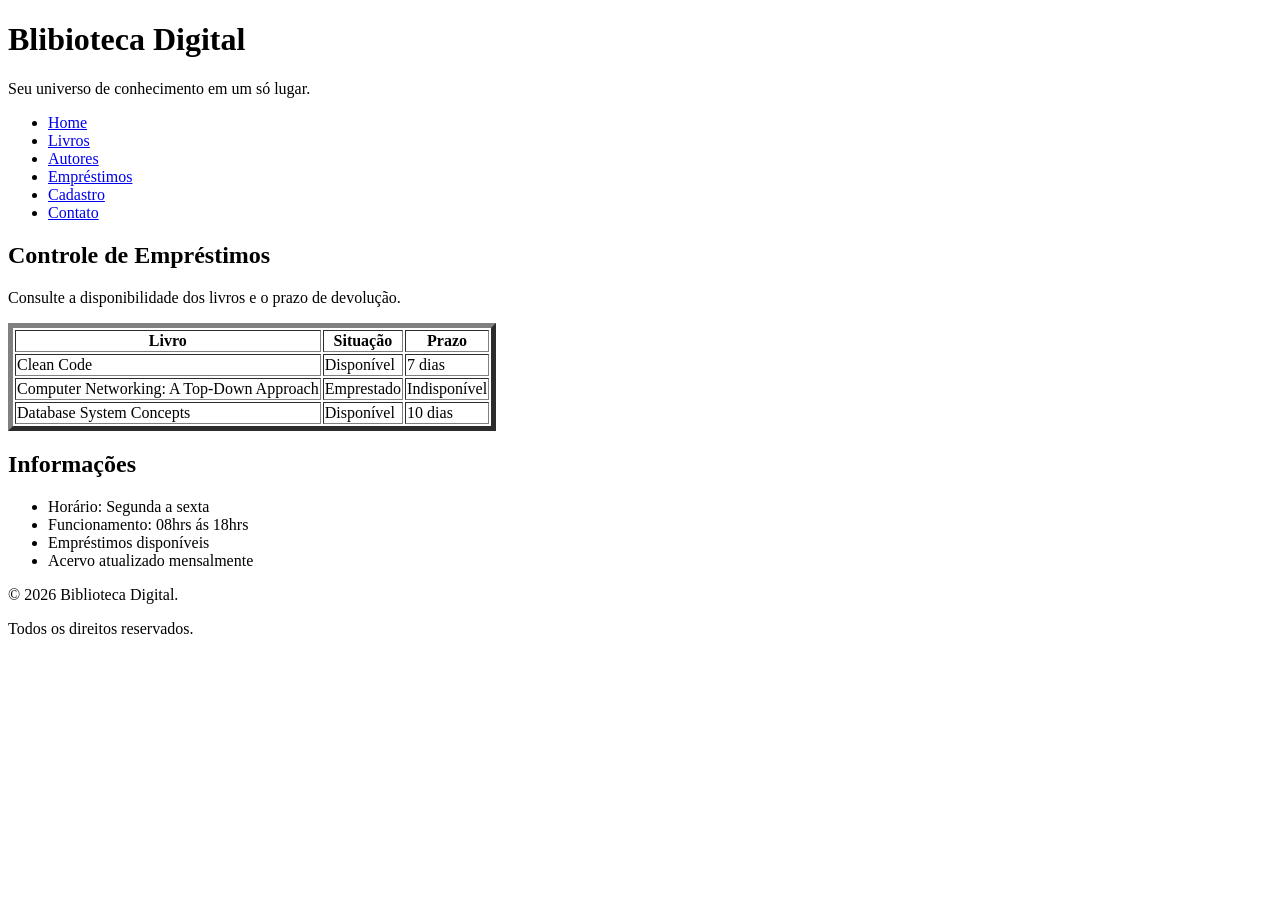
<file: blibiotecaDigital/blibiotecaDigital/blibiotecaDigital/emprestimos.html>
<!--Luiz Gabriel/Pietro Dutra/Homar Bezerra - TINI02/25-->
<!DOCTYPE html>
<lang lang="pt-BR">

<head>

    <meta charset="UTF-8">
    <meta name="viewport" content="width=device-width, initial-scale=1.0">

    <title>Empréstimos | Biblioteca Digital</title>

</head>

<!-- Cabeçalho -->
<header>

      <h1>Blibioteca Digital</h1>
    <p>Seu universo de conhecimento em um só lugar.</p>

</header>

<!-- Menu de Navegação -->

<nav>

    <ul>

        <li><a href="index.html">Home</a></li>

        <li><a href="livros.html">Livros</a></li>

        <li><a href="autores.html">Autores</a></li>

        <li><a href="emprestimos.html">Empréstimos</a></li>

        <li><a href="cadastro.html">Cadastro</a></li>

        <li><a href="contato.html">Contato</a></li>

    </ul>
</nav>

     <!--Empréstimos dos Livros-->

   <main>
    
    <section>

        <h2>Controle de Empréstimos</h2>
        <p>
           Consulte a disponibilidade dos livros e o prazo de devolução.
        </p>

        <!--Tabela De Empréstimos-->

        <table border="5">

            <tr>
                <th>Livro</th><th>Situação</th><th>Prazo</th>
            </tr>
            <tr>
                <td>Clean Code</td><td>Disponível</td><td>7 dias</td>
            </tr>
            <tr>
                <td>Computer Networking: A Top-Down Approach</td><td>Emprestado</td><td>Indisponível</td>
            </tr>
            <tr>
                <td>Database System Concepts</td><td>Disponível</td><td>10 dias</td>
            </tr>
        </table>
    </section>
   </main>   

<!--Complementos-->

 <aside>

    <h2>Informações</h2>

<ul>

 <li>Horário: Segunda a sexta</li>
<li>Funcionamento: 08hrs ás 18hrs</li>
<li>Empréstimos disponíveis</li>
<li>Acervo atualizado mensalmente</li>

</ul>

</aside>

 <!--Rodapé do site-->

 <footer>

    <p>&copy; 2026 Biblioteca Digital.</p>
    <p>Todos os direitos reservados.</p>

</footer>

<html>
<body>



</body>

</html>
</file>
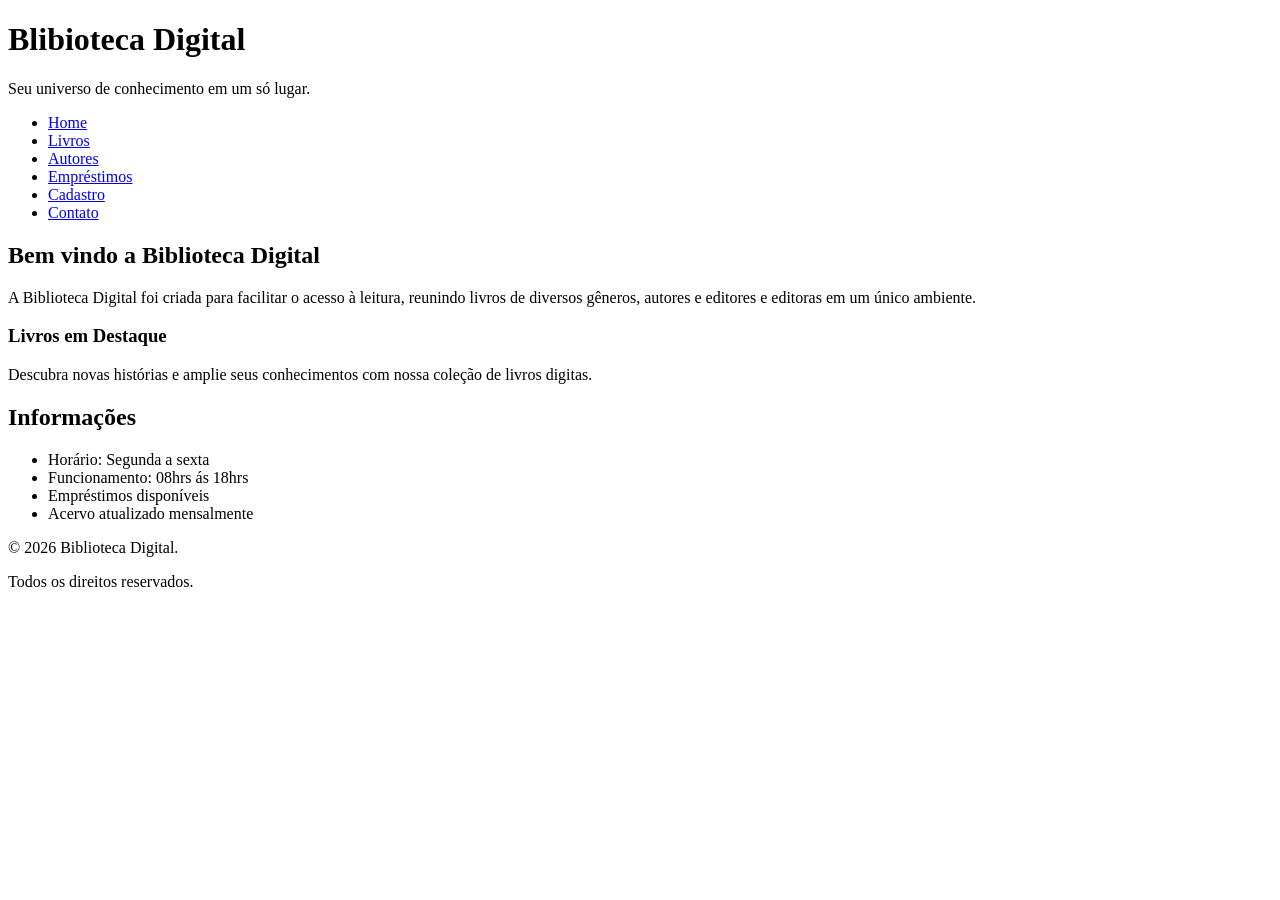
<file: blibiotecaDigital/blibiotecaDigital/blibiotecaDigital/Home.html>
<!--Luiz Gabriel/Pietro Dutra/Homar Bezerra - TINI02/25-->
<!DOCTYPE html>
<lang lang="pt-BR">

<head>

    <meta charset="UTF-8">
    <meta name="viewport" content="width=device-width, initial-scale=1.0">

    <title>Biblioteca Digital</title>

</head>

<!-- Cabeçalho -->
<header>

      <h1>Blibioteca Digital</h1>
    <p>Seu universo de conhecimento em um só lugar.</p>

</header>

<!-- Menu de Navegação -->

<nav>

    <ul>

        <li><a href="index.html">Home</a></li>

        <li><a href="livros.html">Livros</a></li>

        <li><a href="autores.html">Autores</a></li>

        <li><a href="emprestimos.html">Empréstimos</a></li>

        <li><a href="cadastro.html">Cadastro</a></li>

        <li><a href="contato.html">Contato</a></li>

    </ul>
</nav>
     <!--Agora aqui teremos o Conteudo principal da pagina-->
   <main>
    
    <section>

        <h2>Bem vindo a Biblioteca Digital</h2>
        <p>
            A Biblioteca Digital foi criada para facilitar o acesso à leitura,
            reunindo livros de diversos gêneros, autores e editores e editoras
            em um único ambiente.
        </p>

        <article>

            <h3>Livros em Destaque</h3>
            <p>Descubra novas histórias e amplie seus conhecimentos com
                nossa coleção de livros digitas.
            </p>
        </article>
    </section>
   </main>   

<!--Complementos-->

 <aside>

    <h2>Informações</h2>

<ul>

 <li>Horário: Segunda a sexta</li>
<li>Funcionamento: 08hrs ás 18hrs</li>
<li>Empréstimos disponíveis</li>
<li>Acervo atualizado mensalmente</li>

</ul>

</aside>

 <!--Rodapé do site-->

 <footer>

    <p>&copy; 2026 Biblioteca Digital.</p>
    <p>Todos os direitos reservados.</p>

</footer>

<html>
<body>



</body>

</html>
</file>
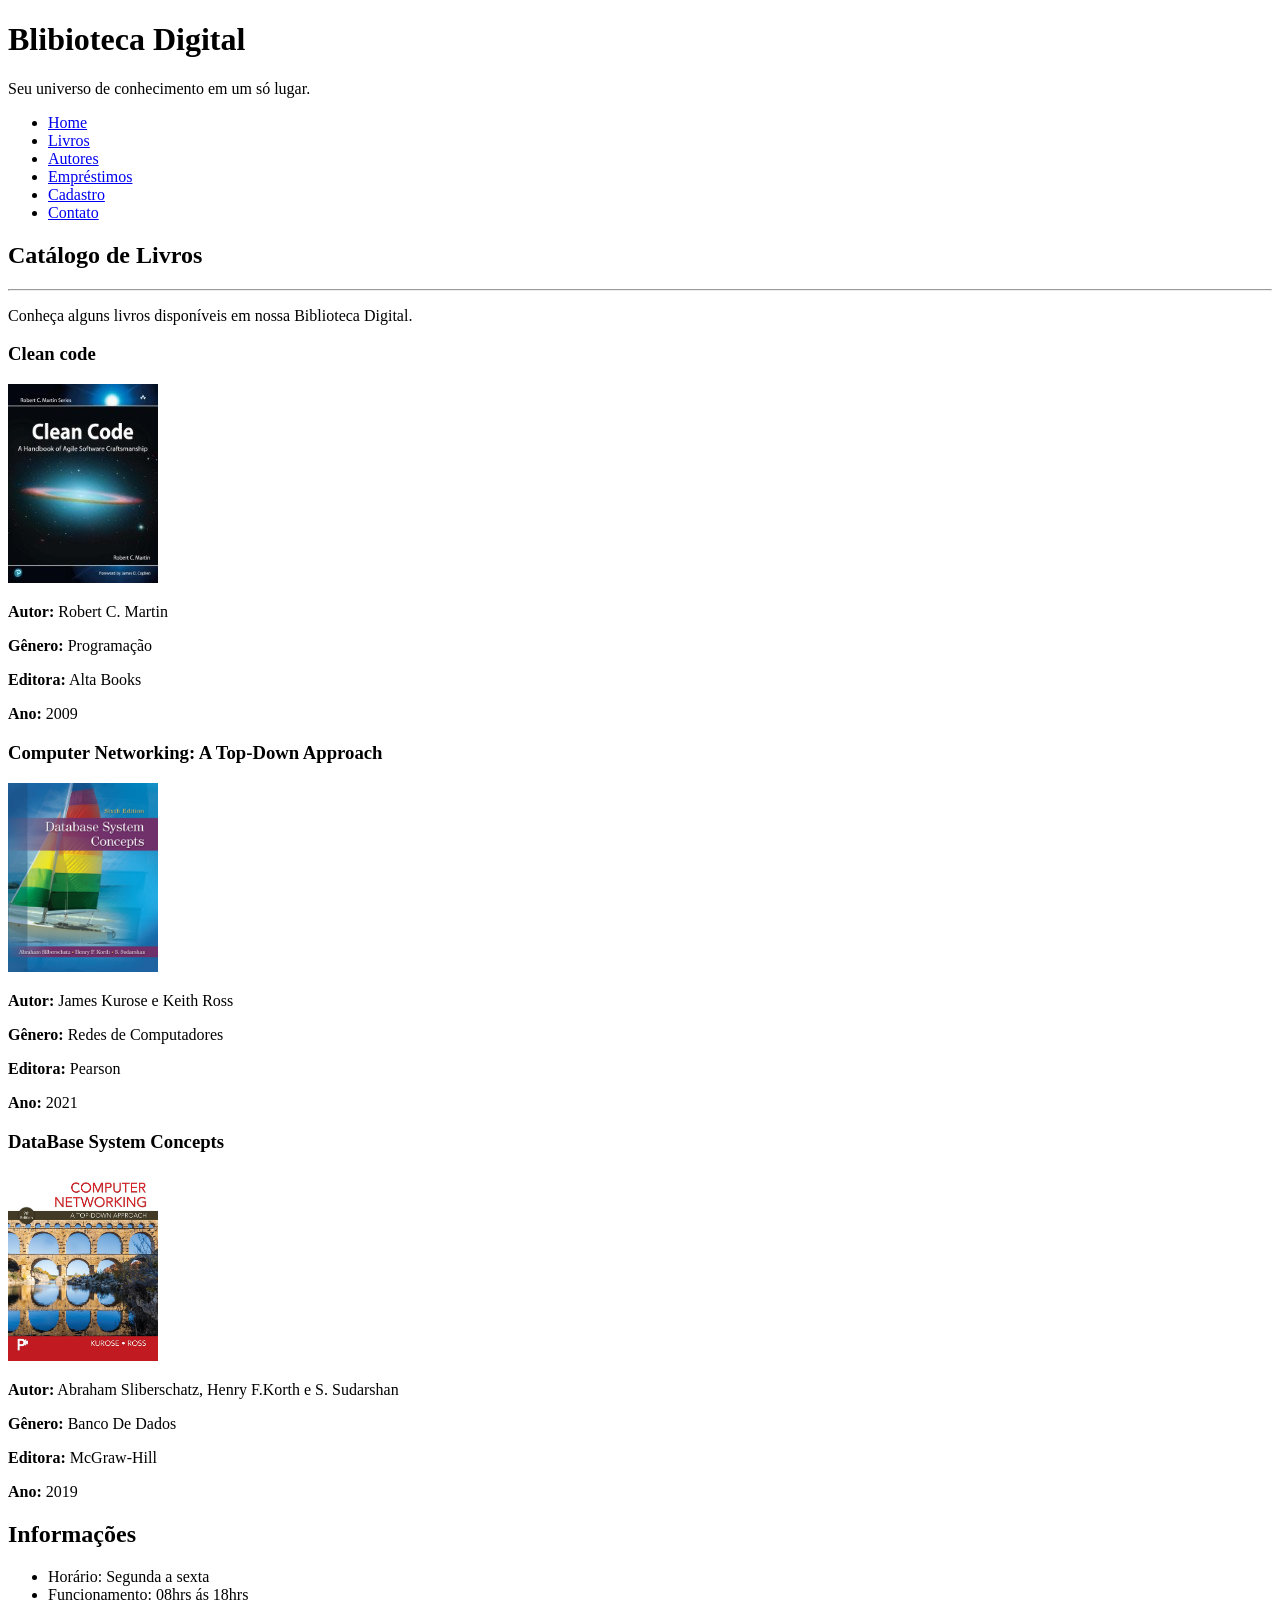
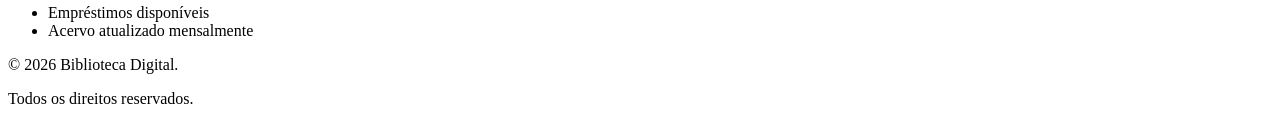
<file: blibiotecaDigital/blibiotecaDigital/blibiotecaDigital/livros.html>
<!--Luiz Gabriel/Pietro Dutra/Homar Bezerra - TINI02/25-->
<!DOCTYPE html>
<lang lang="pt-BR">

<head>

    <meta charset="UTF-8">
    <meta name="viewport" content="width=device-width, initial-scale=1.0">

    <title>Livros | Biblioteca Digital</title>

</head>

<!-- Cabeçalho -->
<header>

      <h1>Blibioteca Digital</h1>
    <p>Seu universo de conhecimento em um só lugar.</p>

</header>

<!-- Menu de Navegação -->

<nav>

    <ul>

        <li><a href="index.html">Home</a></li>

        <li><a href="livros.html">Livros</a></li>

        <li><a href="autores.html">Autores</a></li>

        <li><a href="emprestimos.html">Empréstimos</a></li>

        <li><a href="cadastro.html">Cadastro</a></li>

        <li><a href="contato.html">Contato</a></li>

    </ul>
</nav>

    <!--Catalogo do site-->

<main>

    <section>

        <h2>Catálogo de Livros</h2>
<hr>
        <p>
            Conheça alguns livros disponíveis em nossa Biblioteca Digital.
        </p>

        <article>

            <h3>Clean code</h3>
             <img src="imgP/cleanCode.jpg" alt="Capa do livro Clean Code" width="150">

            <p><strong>Autor:</strong> Robert C. Martin</p>
             <p><strong>Gênero:</strong> Programação</p>
             <p><strong>Editora:</strong> Alta Books</p>
            <p><strong>Ano:</strong> 2009</p>

        </article>

        <article>

        <h3>Computer Networking: A Top-Down Approach</h3>
       <img src="imgP/dataBase.jpg" alt="Capa do livro Computer Networking: A Top-Down Approach" width="150">

        <p><strong>Autor:</strong> James Kurose e Keith Ross</p>
        <p><strong>Gênero:</strong> Redes de Computadores</p>
        <p><strong>Editora:</strong> Pearson</p>
        <p><strong>Ano:</strong> 2021</p>

 </article>

         <article>

            <h3>DataBase System Concepts</h3>
            <img src="imgP/networking.jpg" alt=""Capa do livro Database System Concpts" width="150">

            <p><strong>Autor:</strong> Abraham Sliberschatz, Henry F.Korth e S. Sudarshan</p>
             <p><strong>Gênero:</strong> Banco De Dados</p>
            <p><strong>Editora:</strong> McGraw-Hill</p>
            <p><strong>Ano:</strong> 2019</p>

         </article>

    </section>
</main>
   
<!--Complementos-->

 <nav>

    <h2>Informações</h2>

<ul>

 <li>Horário: Segunda a sexta</li>
<li>Funcionamento: 08hrs ás 18hrs</li>
<li>Empréstimos disponíveis</li>
<li>Acervo atualizado mensalmente</li>

</ul>

</nav>

</aside>

 <!--Rodapé do site-->

 <footer>

    <p>&copy; 2026 Biblioteca Digital.</p>
    <p>Todos os direitos reservados.</p>

</footer>

<html>
<body>



</body>

</html>
</file>
<file: curriculoInterativo/style.css>
@import url('https://fonts.googleapis.com/css?family=Poppins:200,300,400,500,600,700,800,900&display=swap');

* {
    margin: 0;
    padding: 0;
    box-sizing: border-box;
    font-family: "Poppins", sans-serif;
}

body {
    background: #636766;
    display: flex;
    justify-content: center;
    align-items: center;
    min-height: 100vh;
    transition: .5s;
}

.container {
    position: relative;
    width: 100%;
    max-width: 1080px;
    min-height: 1000px;
    background: #fff;
    margin: 50px;
    display: grid;
    grid-template-columns: 1fr 2fr;
    box-shadow: 0 35px 55px rgba(0, 0, 0, 0.1);
}

.container .left_side {
    position: relative;
    background: #0A0A08;
    padding: 40px;
}

.profile_text {
    position: relative;
    display: flex;
    flex-direction: column;
    align-items: center;
    padding-bottom: 20px;
    border-bottom: 1px solid rgba(255, 255, 255, 0.2);
}

.profile_text .img_bx {
    position: relative;
    width: 200px;
    height: 200px;
    border-radius: 50%;
    overflow: hidden;
}

.profile_text .img_bx img {
    position: absolute;
    top: 0;
    left: 0;
    width: 100%;
    height: 100%;
    object-fit: cover;
    background-color: #fff;
}

.profile_text h2 {
    color: #fff;
    font-size: 1.4em;
    margin-top: 20px;
    text-transform: uppercase;
    text-align: center;
    font-weight: 600;
    line-height: 1.4em;
}

.profile_text h2 span {
    color: #3ef7ed;
    font-size: 0.65em;
    font-weight: 300;
    display: block;
    margin-top: 5px;
    text-transform: none;
}

.contact_info {
    padding-top: 40px;
}

.title {
    color: #fff;
    text-transform: uppercase;
    font-weight: 600;
    letter-spacing: 1px;
    margin-bottom: 20px;
}

.contact_info ul {
    position: relative;
}

.contact_info ul li {
    position: relative;
    list-style: none;
    margin: 10px 0;
    cursor: pointer;
}

.contact_info ul li .icon {
    display: inline-block;
    width: 30px;
    font-size: 18px;
    color: #3ef7ed;
}

.contact_info ul li span {
    color: #fff;
    font-weight: 300;
}

.contact_info ul li a {
    text-decoration: none;
}

.contact_info.education li {
    margin-bottom: 15px;
}

.contact_info.education h5 {
    color: #3ef7ed;
    font-weight: 500;
}

.contact_info.education h4:nth-child(2) {
    color: #fff;
    font-weight: 500;
}

.contact_info.education h4 {
    color: #fff;
    font-weight: 300;
}

.contact_info.language .percent {
    position: relative;
    width: 100%;
    height: 6px;
    background: #081921;
    display: block;
    margin-top: 5px;
}

.contact_info.language .percent div {
    position: absolute;
    top: 0;
    left: 0;
    height: 100%;
    background: #3ef7ed;
}

.container .right_side {
    position: relative;
    background: #fff;
    padding: 40px;
    transition: .8s;
}

.about {
    margin-bottom: 50px;
}

.about:last-child {
    margin-bottom: 0;
}

.title2 {
    color: #104643;
    text-transform: uppercase;
    letter-spacing: 1px;
    margin-bottom: 10px;
}

p {
    color: #333;
}

.about .box {
    display: flex;
    flex-direction: row;
    margin: 20px 0;
}

.about .box .year_company {
    min-width: 150px;
}

.about .box .year_company h5 {
    text-transform: uppercase;
    color: #848c90;
    font-weight: 600;
}

.about .box .text h4 {
    text-transform: uppercase;
    color: #1f7a76;
    font-size: 16px;
    margin-bottom: 6px;
}

.skills .box {
    position: relative;
    width: 100%;
    display: grid;
    grid-template-columns: 170px 1fr;
    justify-content: center;
    align-items: center;
}

.skills .box h4 {
    text-transform: uppercase;
    color: #848c99;
    font-weight: 500;
}

.skills .box .percent {
    position: relative;
    width: 100%;
    height: 10px;
    background: #f0f0f0;
}

.skills .box .percent div {
    position: absolute;
    top: 0;
    left: 0;
    height: 100%;
    background: #3ef7ed;
}

.interest ul {
    display: grid;
    grid-template-columns: repeat(4, 1fr);
}

.interest ul li {
    list-style: none;
    color: #333;
    font-weight: 500;
    margin: 10px 0;
}

.interest ul li .fa {
    color: #3ef7ed;
    font-size: 18px;
    width: 20px;
}

.container .right_side h1 {
    color: #3ef7ed;
}

.trilho {
    width: 60px;
    height: 30px;
    background-color: #848c90;
    border-radius: 30px;
    position: relative;
    cursor: pointer;
}

.trilho .indicador {
    width: 30px;
    height: 30px;
    background-color: #fff;
    border-radius: 50%;
    transform: scale(.9);
    position: absolute;
    left: 0;
    transition: .5s;
    display: flex;
    align-items: center;
    justify-content: center;
}

.trilho .indicador i {
    font-size: 20px;
}

.light-dark-mode {
    display: flex;
    justify-content: right;
    align-items: center;
}

.trilho.dark {
    background-color: #d4d4d4;
}

.trilho.dark .indicador {
    left: 30px;
    background-color: #081921;
}

.trilho.dark .indicador i {
    color: #fff;
}

body.dark {
    background-color: #505352;
}

body.dark .container .right_side {
    background-color: #333333;
    color: #fff;
}

body.dark .container .right_side h1 {
    color: #0A0A08;
}

body.dark .title2 {
    color: #fff;
}

body.dark p {
    color: #fff;
}

body.dark .about .box .text h4 {
    color: #fff;
}

body.dark .skills .box h4 {
    color: #d4d4d4;
}

body.dark .about .box .year_company h5 {
    color: #d4d4d4;
}

body.dark .interest ul li {
    color: #d4d4d4;
}

@media not print {
    @media (max-width: 1080px) {
        .container {
            margin: 10px;
            grid-template-columns: repeat(1, 1fr);
        }
        .interest ul {
            grid-template-columns: repeat(2, 1fr);
        }
    }

    @media (max-width: 600px) {
        .about .box {
            flex-direction: column;
        }
        .about .box .year_company {
            margin-bottom: 5px;
        }
        .interest ul {
            grid-template-columns: repeat(1, 1fr);
        }
        .skills .box {
            grid-template-columns: repeat(1, 1fr);
        }
    }
}

@media print {
    @page {
        margin: 10px;
    }

    body {
        -webkit-print-color-adjust: exact !important;
        print-color-adjust: exact !important;
    }
    
    .container {
        margin: 0;
        padding: 0;
        border: 0;
        box-shadow: none;
        min-height: 100%;
    }

    .container .left_side {
        font-size: 14px;
        padding: 60px 20px 40px 20px;
    }

    .container .right_side {
        font-size: 12px;
    }

    .container ~ * {
        display: none;
    }

    .contact_info {
        padding-top: 20px;
    }

    .contact_info ul li .text {
        font-size: 12px;
    }

    .contact_info ul li .icon {
        width: 20px;
        font-size: 16px;
    }

    .about {
        margin-bottom: 20px;
    }

    .title2 {
        margin-bottom: 10px;
        font-size: 20px;
    }

    .about .box .text h4 {
        font-size: 14px;
    }

    .about .box .year_company h5 {
        font-size: 12px;
    }

    .about .box .year_company p {
        font-size: 10px;
    }

    .about .box {
        margin: 8px 0;
    }

    .interest {
        display: none;
    }

    .light-dark-mode {
        display: none;
    }

    .profile_text .img_bx {
        width: 140px;
        height: 140px;
    }

    .title {
        font-size: 16px;
        margin-bottom: 12px;
    }

    .profile_text h2 {
        letter-spacing: -1px;
    }
}

/* Efeito de Relevo (Hover) nos Itens de Contato */
.contact_info ul li {
    transition: all 0.3s ease-in-out;
    padding: 5px;
    border-radius: 5px;
}

.contact_info ul li:hover {
    transform: translateX(5px); /* Move levemente para a direita */
    background-color: rgba(62, 247, 237, 0.1); /* Fundo sutil com a cor do tema */
    box-shadow: -3px 3px 10px rgba(0, 0, 0, 0.2); /* Sombra que cria o "relevo" */
}

/* Efeito de Relevo (Hover) nos Títulos "Sobre" e "Experiência" */
.title2 {
    transition: transform 0.3s ease;
    display: inline-block;
}

.title2:hover {
    transform: translateY(-2px); /* Levanta o título levemente */
    text-shadow: 2px 2px 5px rgba(0, 0, 0, 0.15); /* Adiciona sombra ao texto */
}

/* Efeito nas Barras de Habilidade */
.skills .box {
    transition: transform 0.3s ease;
    padding: 5px;
    border-radius: 5px;
}

.skills .box:hover {
    transform: scale(1.02); /* Dá um zoom sutil de 2% */
    background-color: #f9f9f9; 
    box-shadow: 0 4px 8px rgba(0, 0, 0, 0.1); /* Relevo na caixa toda */
}

body.dark .skills .box:hover {
    background-color: #3f3f3f; /* Ajuste do fundo do hover pro modo escuro */
}
</file>
<file: TestandoCSS/projeto-cartao/style.css>
/* Estilo Geral da Página */

/*Define a fonte e a cor de fundo de toda a pagina */
body {
    background-color: #e8eef5;
    font-family: Arial, sans-serif;
    margin: 0;
    padding: 40px;
}

/* Cartão de Apresentação */

/*Ele vai definir a aparência principal do cartão */

.card {
    background-color: white:
    width: 600px;
    margin: 0 auto;
    padding: 30px;
    border: 2px solid #2c3e50;
    border-radius: 15px;
}

/* Titulos */

/* Estiliza todos os titulos h1 */
h1 {
    font-family: Georgia, serif;
    font-size: 32px;
    color: #1f4e79;
    text-align: center;
}

/*Estilza todos os h2 */

h2 {
    font-family: Georgia, serif;
    color: #2c3e50
    font-size: 22px;
}

/* Parágrafos */

/* Estilo de todos os parágrafos da página */
p {
    font-family: Arial, sans-serif;
    font-size: 16px;
    line-height: 1.6;
    color: #333333;
}
/* Seletor Descendente*/
/* Estiliza somente os paragrafos que estão dentro do cartão*/
.card p {
    margin-bottom: 15px;
}

/* IMAGEM*/

.card img {
    display: block;
    width: 200px;
    height: 200px;
    object-fit: cover;
    margin: 0 auto;
    border-radius: 50%;
    border: 4px solid #1f4e79;
}

/*Listas*/

.card ul {
    padding-left: 15px;
}
.card il {
    font-family: Arial, sans-serif;
    color: #444444;
}

/* CONTATO */

/* Estiliza a seção identificada pelo ID contato */
#contato {
    background-color: #eef5fb;
    border: 1px solid #8aa9c2;
    border-radius: 10px;
    padding: 15px;
}


/* SELETOR DE AGRUPAMENTO */

/* Aplica a mesma configuração a h2 e ao rodapé */
h2,
footer {
    text-align: center;
}


/* FRASE FAVORITA */

/* Estiliza a seção da frase favorita */
.card section:last-child {
    border-top: 1px solid #cccccc;
    margin-top: 25px;
    padding-top: 20px;
}


/* RODAPÉ*/

/* Estiliza o rodapé do cartão */
footer {
    margin-top: 30px;
    border-top: 1px solid #cccccc;
    padding-top: 15px;
}


/*DIFERENCIAÇÃO DO TEXTO DO RODAPÉ*/

footer p {
    font-size: 14px;
    color: #666666;
}
</file>
<file: TestandoCSS/projeto-restaurante/style.css>
/*Define o fundo, a fonte e o espaçamento geral da página*/
body {
    background-color: #f4efe3;
    font-family: Arial, sans-serif;
    margin: 0;
    padding: 0;
}

/*CABEÇALHO */

/* Estiliza o cabeçalho principal */
header {
    background-color: #31572c;
    color: white;
    padding: 30px;
    text-align: center;
}


/* Estiliza o título principal */
h1 {
    font-family: Georgia, serif;
    font-size: 38px;
    margin-bottom: 10px;
}


/* MENU */

/* Estiliza o menu de navegação */
.menu {
    margin-top: 20px;
}


/* Estiliza os links do menu */
.menu a {
    color: white;
    text-decoration: none;
    font-weight: bold;
    margin: 0 15px;
}


/*  TÍTULOS */

/* Estiliza os títulos das seções */
h2 {
    color: #31572c;
    font-family: Georgia, serif;
    font-size: 28px;
    text-align: center;
}


/* PARÁGRAFOS */

/* Estiliza os textos da página */
p {
    color: #c9b458;
    font-size: 16px;
    line-height: 1.6;
}


/* SEÇÃO PRINCIPAL */

/* Define o espaçamento das seções */
section {
    padding: 35px;
}


/* Centraliza e limita a imagem principal */
#inicio img {
    display: block;
    width: 600px;
    max-width: 100%;
    margin: 25px auto;
    border-radius: 12px;
    border: 3px solid #31572c;
}


/* CARDÁPIO */

/* Define a aparência geral da seção do cardápio */
#cardapio {
    background-color: #fffaf0;
}


/* Estiliza cada prato */
.prato {
    background-color: white;
    border: 2px solid #c9b458;
    border-radius: 12px;
    padding: 20px;
    margin: 20px auto;
    max-width: 650px;
}


/* Estiliza o nome de cada prato */
.prato h3 {
    color: #31572c;
    font-family: Georgia, serif;
    font-size: 22px;
}


/* PREÇOS */

/* Estiliza os preços dentro dos pratos */
.prato .preco {
    color: #b05a00;
    font-size: 20px;
    font-weight: bold;
}


/* PRATO ESPECIAL */

/* Destaca o prato especial da casa */
.destaque {
    background-color: #fff3c4;
    border: 3px solid #b8860b;
}


/*  CONTATO */

/* Estiliza a seção de informações */
#contato {
    background-color: #e5f0df;
    border-top: 3px solid #31572c;
}


/* SELETOR DE AGRUPAMENTO */

/* Aplica a mesma configuração aos títulos */
h1,
h2 {
    letter-spacing: 1px;
}


/* RODAPÉ */

/* Estiliza o rodapé */
footer {
    background-color: #263d1f;
    color: white;
    text-align: center;
    padding: 25px;
}


/* Estiliza os parágrafos do rodapé */
footer p {
    color: white;
    font-size: 14px;
}
</file>
